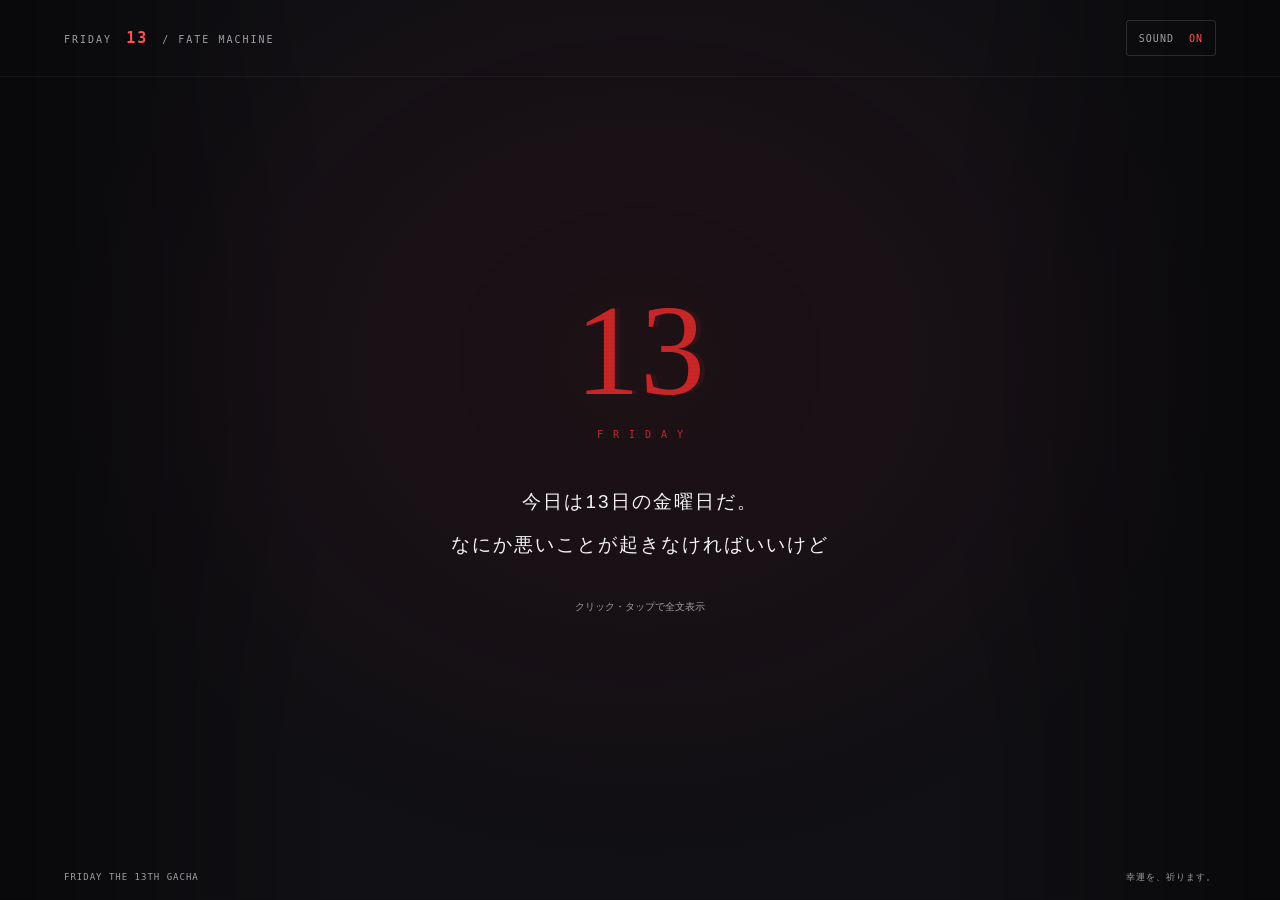
<file: index.html>
<!doctype html>
<html lang="ja">

<head>
  <meta charset="utf-8">
  <meta name="viewport" content="width=device-width, initial-scale=1">
  <meta name="theme-color" content="#111014">
  <meta
    name="description"
    content="今日は13日の金曜日。3つのスロットが決める、あなたの理不尽な運命。750通りのホラーガチャ。"
  >

  <title>13日の金曜日ガチャ</title>

  <link rel="stylesheet" href="./style.css">
  <link rel="stylesheet" href="./icons.css">
  <script src="./script.js" defer></script>
</head>

<body>
  <div class="ambient" aria-hidden="true"></div>

  <!-- ヘッダー -->
  <header class="topbar">
    <span class="brand">
      FRIDAY <b>13</b> / FATE MACHINE
    </span>

    <button
      id="sound"
      class="sound"
      aria-pressed="true"
      aria-label="音声をオフにする"
    >
      SOUND <span>ON</span>
    </button>
  </header>

  <main>

    <!-- 導入画面 -->
    <section id="intro" class="intro" aria-label="導入">
      <div class="date-mark" aria-hidden="true">
        13
        <span>FRIDAY</span>
      </div>

      <p id="intro-text" aria-live="polite"></p>

      <p class="intro-hint">
        クリック・タップで全文表示
      </p>

      <button id="next" class="primary" hidden>
        次へ
        <span aria-hidden="true">→</span>
      </button>
    </section>

    <!-- ガチャ画面 -->
    <section id="game" hidden aria-label="運命のスロット">

      <!-- タイトル -->
      <div class="heading">
        <p class="eyebrow">
          <span class="signal"></span>
          THE UNLUCKIEST DAY OF YOUR LIFE
        </p>

        <h1>
          13日の金曜日<span>ガチャ</span>
        </h1>

        <p class="subtitle">
          悪い予感ほど、よく当たる。
        </p>
      </div>

      <!-- スロットマシン -->
      <div class="machine">

        <div class="machine-top">
          <span>FATE SELECTOR</span>
          <span>
            NO. 013
            <i aria-hidden="true">●</i>
          </span>
        </div>

        <div class="slots" aria-label="抽選スロット">

          <!-- スロット1：誰に -->
          <div class="slot">
            <div class="slot-label">
              <span>01</span>
              誰に
            </div>

            <div class="window">
              <div class="reel">？？？</div>
            </div>

            <div class="slot-light"></div>
          </div>

          <!-- スロット2：何をされて -->
          <div class="slot">
            <div class="slot-label">
              <span>02</span>
              何をされて
            </div>

            <div class="window">
              <div class="reel">？？？</div>
            </div>

            <div class="slot-light"></div>
          </div>

          <!-- スロット3：どうなる -->
          <div class="slot">
            <div class="slot-label">
              <span>03</span>
              どうなる
            </div>

            <div class="window">
              <div class="reel">？？？</div>
            </div>

            <div class="slot-light"></div>
          </div>

        </div>

        <div class="machine-bottom">
          <span>750 POSSIBLE FATES</span>
          <span>運命に、例外はない。</span>
        </div>
      </div>

      <!-- ガチャ操作 -->
      <div class="controls">
        <p id="spin-status" role="status">
          心の準備は、できましたか。
        </p>

        <button id="spin" class="primary">
          運命を決める
          <span aria-hidden="true">↗</span>
        </button>

        <button id="skip" class="secondary" hidden>
          スキップ →
        </button>
      </div>

      <p class="fineprint">
        誰に × 何をされて × どうなる
        <br>
        あなたを待つ、750通りの理不尽。
      </p>

    </section>

    <!-- 結果画面 -->
    <section
      id="result"
      class="result"
      hidden
      aria-label="抽選結果"
    >

      <p class="eyebrow">
        YOUR FATE HAS BEEN SEALED
      </p>

      <p class="result-lead">
        あなたは……
      </p>

      <!-- 結果アイコン -->
      <div
        id="result-icons"
        class="result-icons"
        aria-hidden="true"
      ></div>

      <!-- 結果テキスト -->
      <div
        id="result-text"
        class="result-text"
        role="status"
      >
        <p id="subject"></p>
        <p id="action"></p>
        <p id="outcome"></p>
      </div>

      <p class="result-caption">
        これも、13日の金曜日のせい。
      </p>

      <!-- 結果画面の操作 -->
      <div class="result-controls">

        <button id="share" class="primary">
          Xで結果をシェアする ↗
        </button>

        <div class="share-row">
          <button id="again" class="secondary">
            ↻ もう一度回す
          </button>

          <button id="save" class="secondary">
            ↓ 画像を保存
          </button>
        </div>

      </div>

      <!-- 画像保存の代替UI -->
      <div id="image-fallback" hidden>

        <p>
          画像を長押し、または右クリックで保存できます。
        </p>

        <img
          id="saved-image"
          alt="今回の運命の結果画像"
        >

      </div>

      <!-- 通知メッセージ -->
      <p id="notice" role="status"></p>

    </section>

  </main>

  <!-- フッター -->
  <footer>
    <span>FRIDAY THE 13TH GACHA</span>
    <span>幸運を、祈ります。</span>
  </footer>

  <!-- 演出用要素 -->
  <div id="effect" aria-hidden="true"></div>
  <div id="particles" aria-hidden="true"></div>

</body>
</html>
</file>
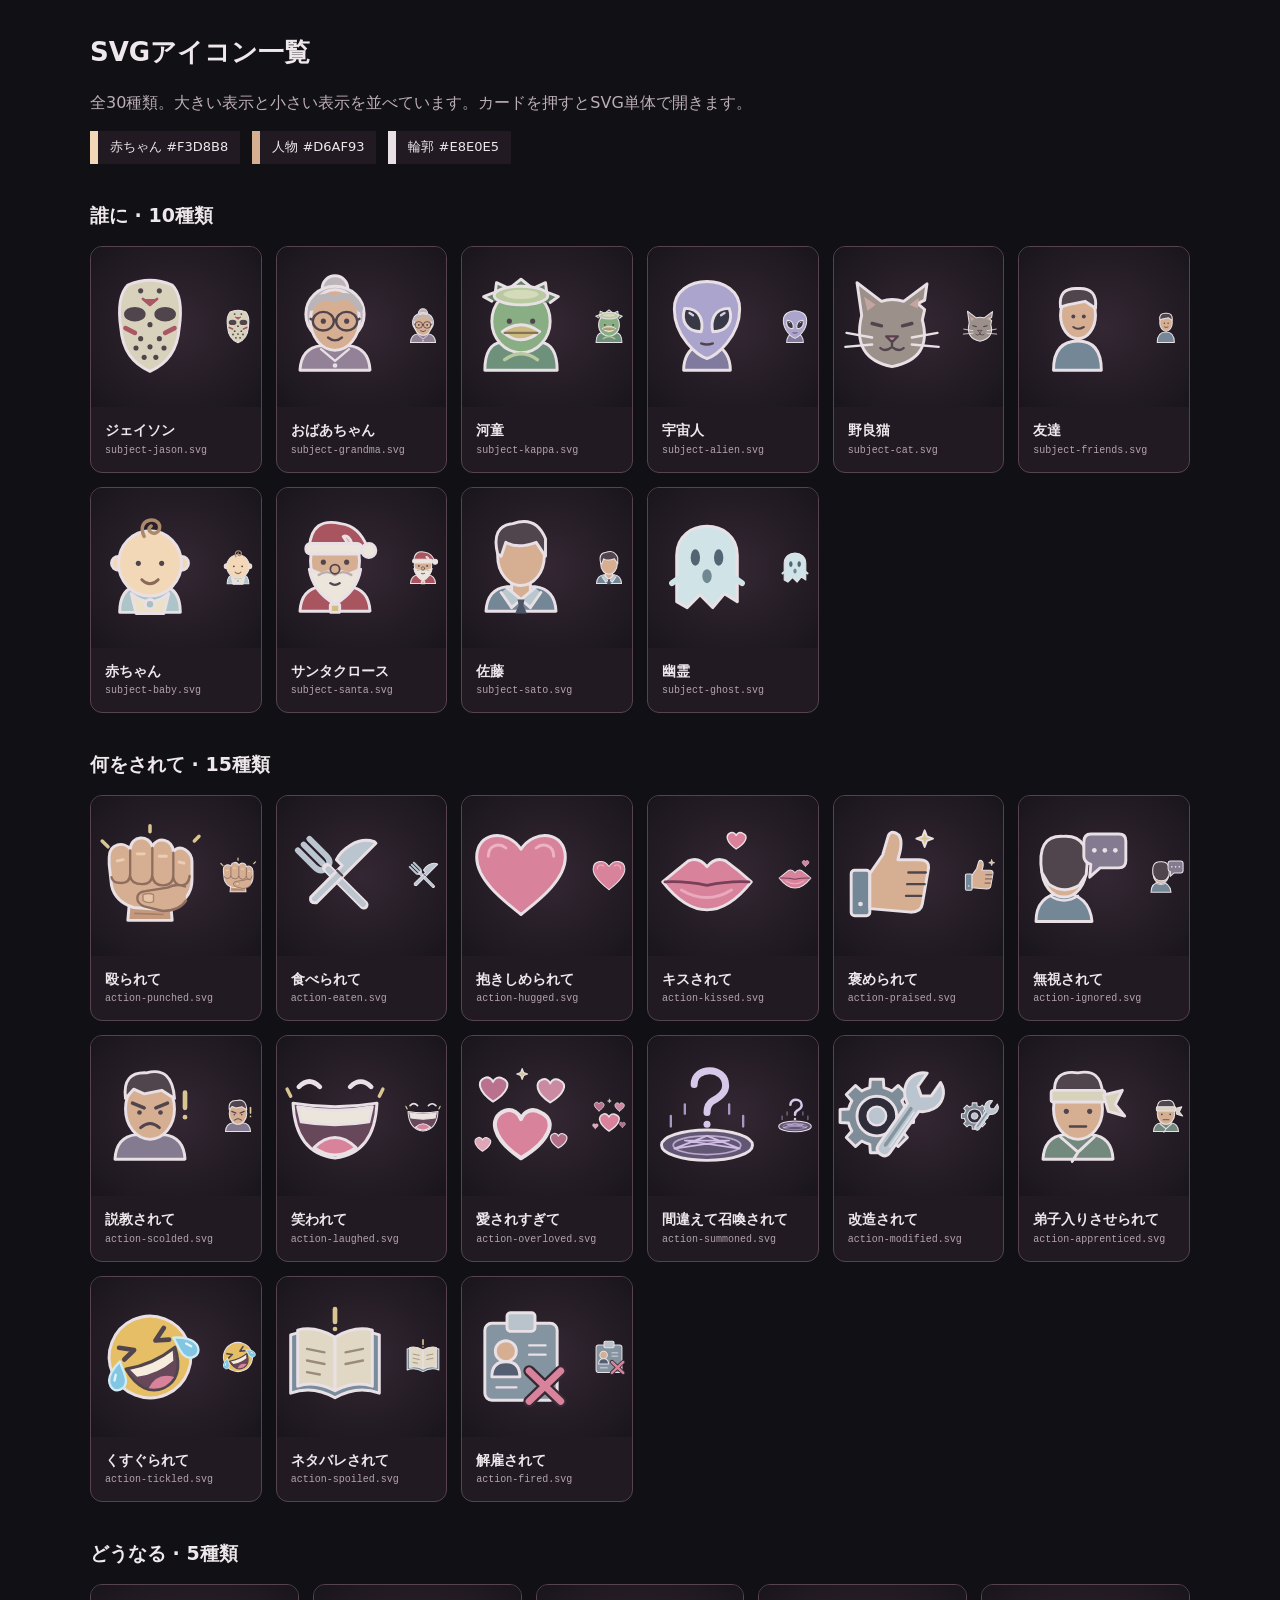
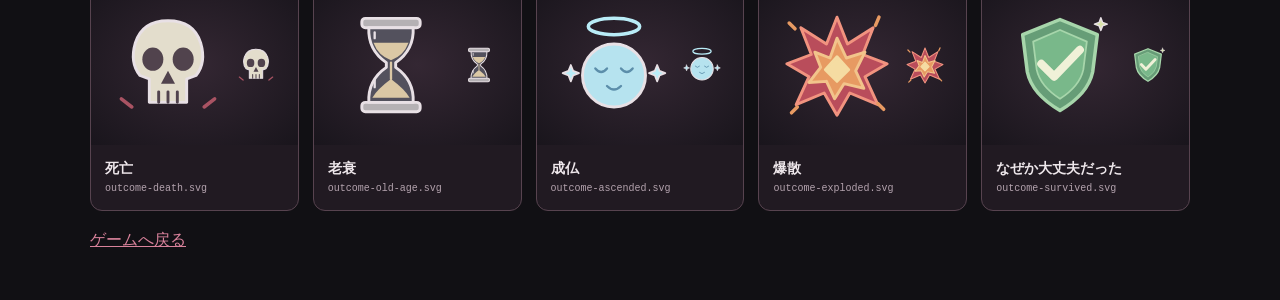
<file: icon/index.html>
<!doctype html><html lang="ja"><head><meta charset="utf-8"><meta name="viewport" content="width=device-width, initial-scale=1"><title>SVGアイコン一覧 | 13日の金曜日ガチャ</title><style>*{box-sizing:border-box}body{margin:0;background:#111014;color:#eee7eb;font-family:system-ui,"Yu Gothic",sans-serif;padding:32px;line-height:1.6}main{max-width:1100px;margin:auto}h1{font-size:26px;margin:0}p{color:#bcaeb7}h2{margin-top:36px;font-size:19px}section{display:grid;grid-template-columns:repeat(auto-fit,minmax(170px,1fr));gap:14px}a{color:inherit;text-decoration:none}.card{display:block;border:1px solid #57434f;border-radius:12px;overflow:hidden;background:#211a22}.art{display:flex;justify-content:center;align-items:center;gap:12px;min-height:160px;background:radial-gradient(ellipse,#342733,#19151c)}.art img{width:112px;height:112px}.art img.small{width:40px;height:40px}figcaption{padding:12px 14px}figure{margin:0}strong{display:block;font-size:14px}small{display:block;color:#b4a3ae;font:10px/1.8 monospace;overflow-wrap:anywhere}.card:hover,.card:focus-visible{outline:2px solid #d9829b;outline-offset:2px}.swatches{display:flex;gap:12px;flex-wrap:wrap;font-size:13px}.swatches span{padding:6px 12px;border-left:8px solid var(--color);background:#211a22}a.back{color:#d9829b;text-decoration:underline}@media(max-width:500px){body{padding:20px 14px}section{grid-template-columns:repeat(2,minmax(0,1fr));gap:9px}.art{min-height:130px;gap:4px}.art img{width:88px;height:88px}.art img.small{width:28px;height:28px}figcaption{padding:10px}}</style></head><body><main><h1>SVGアイコン一覧</h1><p>全30種類。大きい表示と小さい表示を並べています。カードを押すとSVG単体で開きます。</p><div class="swatches"><span style="--color:#F3D8B8">赤ちゃん #F3D8B8</span><span style="--color:#D6AF93">人物 #D6AF93</span><span style="--color:#E8E0E5">輪郭 #E8E0E5</span></div><h2>誰に · 10種類</h2><section><a class="card" href="./subject-jason.svg"><figure><div class="art"><img src="./subject-jason.svg" alt="ジェイソン" width="96" height="96"><img class="small" src="./subject-jason.svg" alt="" width="40" height="40"></div><figcaption><strong>ジェイソン</strong><small>subject-jason.svg</small></figcaption></figure></a><a class="card" href="./subject-grandma.svg"><figure><div class="art"><img src="./subject-grandma.svg" alt="おばあちゃん" width="96" height="96"><img class="small" src="./subject-grandma.svg" alt="" width="40" height="40"></div><figcaption><strong>おばあちゃん</strong><small>subject-grandma.svg</small></figcaption></figure></a><a class="card" href="./subject-kappa.svg"><figure><div class="art"><img src="./subject-kappa.svg" alt="河童" width="96" height="96"><img class="small" src="./subject-kappa.svg" alt="" width="40" height="40"></div><figcaption><strong>河童</strong><small>subject-kappa.svg</small></figcaption></figure></a><a class="card" href="./subject-alien.svg"><figure><div class="art"><img src="./subject-alien.svg" alt="宇宙人" width="96" height="96"><img class="small" src="./subject-alien.svg" alt="" width="40" height="40"></div><figcaption><strong>宇宙人</strong><small>subject-alien.svg</small></figcaption></figure></a><a class="card" href="./subject-cat.svg"><figure><div class="art"><img src="./subject-cat.svg" alt="野良猫" width="96" height="96"><img class="small" src="./subject-cat.svg" alt="" width="40" height="40"></div><figcaption><strong>野良猫</strong><small>subject-cat.svg</small></figcaption></figure></a><a class="card" href="./subject-friends.svg"><figure><div class="art"><img src="./subject-friends.svg" alt="友達" width="96" height="96"><img class="small" src="./subject-friends.svg" alt="" width="40" height="40"></div><figcaption><strong>友達</strong><small>subject-friends.svg</small></figcaption></figure></a><a class="card" href="./subject-baby.svg"><figure><div class="art"><img src="./subject-baby.svg" alt="赤ちゃん" width="96" height="96"><img class="small" src="./subject-baby.svg" alt="" width="40" height="40"></div><figcaption><strong>赤ちゃん</strong><small>subject-baby.svg</small></figcaption></figure></a><a class="card" href="./subject-santa.svg"><figure><div class="art"><img src="./subject-santa.svg" alt="サンタクロース" width="96" height="96"><img class="small" src="./subject-santa.svg" alt="" width="40" height="40"></div><figcaption><strong>サンタクロース</strong><small>subject-santa.svg</small></figcaption></figure></a><a class="card" href="./subject-sato.svg"><figure><div class="art"><img src="./subject-sato.svg" alt="佐藤" width="96" height="96"><img class="small" src="./subject-sato.svg" alt="" width="40" height="40"></div><figcaption><strong>佐藤</strong><small>subject-sato.svg</small></figcaption></figure></a><a class="card" href="./subject-ghost.svg"><figure><div class="art"><img src="./subject-ghost.svg" alt="幽霊" width="96" height="96"><img class="small" src="./subject-ghost.svg" alt="" width="40" height="40"></div><figcaption><strong>幽霊</strong><small>subject-ghost.svg</small></figcaption></figure></a></section><h2>何をされて · 15種類</h2><section><a class="card" href="./action-punched.svg"><figure><div class="art"><img src="./action-punched.svg" alt="殴られて" width="96" height="96"><img class="small" src="./action-punched.svg" alt="" width="40" height="40"></div><figcaption><strong>殴られて</strong><small>action-punched.svg</small></figcaption></figure></a><a class="card" href="./action-eaten.svg"><figure><div class="art"><img src="./action-eaten.svg" alt="食べられて" width="96" height="96"><img class="small" src="./action-eaten.svg" alt="" width="40" height="40"></div><figcaption><strong>食べられて</strong><small>action-eaten.svg</small></figcaption></figure></a><a class="card" href="./action-hugged.svg"><figure><div class="art"><img src="./action-hugged.svg" alt="抱きしめられて" width="96" height="96"><img class="small" src="./action-hugged.svg" alt="" width="40" height="40"></div><figcaption><strong>抱きしめられて</strong><small>action-hugged.svg</small></figcaption></figure></a><a class="card" href="./action-kissed.svg"><figure><div class="art"><img src="./action-kissed.svg" alt="キスされて" width="96" height="96"><img class="small" src="./action-kissed.svg" alt="" width="40" height="40"></div><figcaption><strong>キスされて</strong><small>action-kissed.svg</small></figcaption></figure></a><a class="card" href="./action-praised.svg"><figure><div class="art"><img src="./action-praised.svg" alt="褒められて" width="96" height="96"><img class="small" src="./action-praised.svg" alt="" width="40" height="40"></div><figcaption><strong>褒められて</strong><small>action-praised.svg</small></figcaption></figure></a><a class="card" href="./action-ignored.svg"><figure><div class="art"><img src="./action-ignored.svg" alt="無視されて" width="96" height="96"><img class="small" src="./action-ignored.svg" alt="" width="40" height="40"></div><figcaption><strong>無視されて</strong><small>action-ignored.svg</small></figcaption></figure></a><a class="card" href="./action-scolded.svg"><figure><div class="art"><img src="./action-scolded.svg" alt="説教されて" width="96" height="96"><img class="small" src="./action-scolded.svg" alt="" width="40" height="40"></div><figcaption><strong>説教されて</strong><small>action-scolded.svg</small></figcaption></figure></a><a class="card" href="./action-laughed.svg"><figure><div class="art"><img src="./action-laughed.svg" alt="笑われて" width="96" height="96"><img class="small" src="./action-laughed.svg" alt="" width="40" height="40"></div><figcaption><strong>笑われて</strong><small>action-laughed.svg</small></figcaption></figure></a><a class="card" href="./action-overloved.svg"><figure><div class="art"><img src="./action-overloved.svg" alt="愛されすぎて" width="96" height="96"><img class="small" src="./action-overloved.svg" alt="" width="40" height="40"></div><figcaption><strong>愛されすぎて</strong><small>action-overloved.svg</small></figcaption></figure></a><a class="card" href="./action-summoned.svg"><figure><div class="art"><img src="./action-summoned.svg" alt="間違えて召喚されて" width="96" height="96"><img class="small" src="./action-summoned.svg" alt="" width="40" height="40"></div><figcaption><strong>間違えて召喚されて</strong><small>action-summoned.svg</small></figcaption></figure></a><a class="card" href="./action-modified.svg"><figure><div class="art"><img src="./action-modified.svg" alt="改造されて" width="96" height="96"><img class="small" src="./action-modified.svg" alt="" width="40" height="40"></div><figcaption><strong>改造されて</strong><small>action-modified.svg</small></figcaption></figure></a><a class="card" href="./action-apprenticed.svg"><figure><div class="art"><img src="./action-apprenticed.svg" alt="弟子入りさせられて" width="96" height="96"><img class="small" src="./action-apprenticed.svg" alt="" width="40" height="40"></div><figcaption><strong>弟子入りさせられて</strong><small>action-apprenticed.svg</small></figcaption></figure></a><a class="card" href="./action-tickled.svg"><figure><div class="art"><img src="./action-tickled.svg" alt="くすぐられて" width="96" height="96"><img class="small" src="./action-tickled.svg" alt="" width="40" height="40"></div><figcaption><strong>くすぐられて</strong><small>action-tickled.svg</small></figcaption></figure></a><a class="card" href="./action-spoiled.svg"><figure><div class="art"><img src="./action-spoiled.svg" alt="ネタバレされて" width="96" height="96"><img class="small" src="./action-spoiled.svg" alt="" width="40" height="40"></div><figcaption><strong>ネタバレされて</strong><small>action-spoiled.svg</small></figcaption></figure></a><a class="card" href="./action-fired.svg"><figure><div class="art"><img src="./action-fired.svg" alt="解雇されて" width="96" height="96"><img class="small" src="./action-fired.svg" alt="" width="40" height="40"></div><figcaption><strong>解雇されて</strong><small>action-fired.svg</small></figcaption></figure></a></section><h2>どうなる · 5種類</h2><section><a class="card" href="./outcome-death.svg"><figure><div class="art"><img src="./outcome-death.svg" alt="死亡" width="96" height="96"><img class="small" src="./outcome-death.svg" alt="" width="40" height="40"></div><figcaption><strong>死亡</strong><small>outcome-death.svg</small></figcaption></figure></a><a class="card" href="./outcome-old-age.svg"><figure><div class="art"><img src="./outcome-old-age.svg" alt="老衰" width="96" height="96"><img class="small" src="./outcome-old-age.svg" alt="" width="40" height="40"></div><figcaption><strong>老衰</strong><small>outcome-old-age.svg</small></figcaption></figure></a><a class="card" href="./outcome-ascended.svg"><figure><div class="art"><img src="./outcome-ascended.svg" alt="成仏" width="96" height="96"><img class="small" src="./outcome-ascended.svg" alt="" width="40" height="40"></div><figcaption><strong>成仏</strong><small>outcome-ascended.svg</small></figcaption></figure></a><a class="card" href="./outcome-exploded.svg"><figure><div class="art"><img src="./outcome-exploded.svg" alt="爆散" width="96" height="96"><img class="small" src="./outcome-exploded.svg" alt="" width="40" height="40"></div><figcaption><strong>爆散</strong><small>outcome-exploded.svg</small></figcaption></figure></a><a class="card" href="./outcome-survived.svg"><figure><div class="art"><img src="./outcome-survived.svg" alt="なぜか大丈夫だった" width="96" height="96"><img class="small" src="./outcome-survived.svg" alt="" width="40" height="40"></div><figcaption><strong>なぜか大丈夫だった</strong><small>outcome-survived.svg</small></figcaption></figure></a></section><p><a class="back" href="../index.html">ゲームへ戻る</a></p></main></body></html>
</file>
<file: style.css>
@charset "UTF-8";
:root{color-scheme:dark;--bg:#111014;--panel:#241c24;--red:#c62828;--bright:#ff5252;--text:#f5f5f5;--muted:#a0a0a0}
*{box-sizing:border-box} [hidden]{display:none!important} body{margin:0;background:var(--bg);color:var(--text);font-family:"Noto Sans JP","Yu Gothic",Meiryo,sans-serif;min-height:100svh;display:flex;flex-direction:column;overflow-x:hidden}body:before{content:"";position:fixed;inset:0;pointer-events:none;z-index:5;background:repeating-linear-gradient(transparent 0 3px,#00000012 3px 4px);opacity:.4}.ambient{position:fixed;inset:0;z-index:-1;background:radial-gradient(ellipse at 50% 40%,#581a232f,transparent 65%),linear-gradient(90deg,#0007,transparent 25% 75%,#0007)}button{font:inherit;color:inherit;cursor:pointer;touch-action:manipulation;min-height:48px;border-radius:3px}button:focus-visible,textarea:focus-visible{outline:3px solid #81d4fa;outline-offset:5px}button:disabled{cursor:wait;opacity:.6}.topbar,footer{display:flex;align-items:center;justify-content:space-between;padding:20px 5vw;gap:12px;font:10px/1.5 monospace;letter-spacing:2px;color:var(--muted)}.topbar{border-bottom:1px solid #ffffff0c}.brand b{color:var(--bright);font-size:15px;margin:0 6px}.sound{border:1px solid #ffffff24;background:transparent;padding:0 12px;font:10px monospace;letter-spacing:1px;min-height:36px}.sound span{color:var(--bright);margin-left:8px}main{width:min(720px,calc(100% - 32px));margin:auto; padding:34px 0;position:relative}footer{font-size:9px;letter-spacing:1px;padding-top:16px;padding-bottom:16px}.heading{text-align:center;margin-bottom:30px}.eyebrow{font:10px/1.6 monospace;letter-spacing:3px;color:var(--bright)}.signal{display:inline-block;width:5px;height:5px;background:var(--bright);margin:0 8px 2px 0;box-shadow:0 0 12px var(--red)}h1{font-size:clamp(29px,6vw,49px);font-weight:900;letter-spacing:-2px;margin:16px 0 10px}h1 span{color:var(--bright);margin-left:10px}.subtitle{font-size:12px;letter-spacing:4px;color:#b9aeb6}.machine{position:relative;padding:20px 24px 16px;background:linear-gradient(145deg,#2e242c,#1c171e);border:1px solid #59404a;border-radius:9px;box-shadow:0 18px 60px #0008,inset 0 1px #ffffff16}.machine:before,.machine:after{content:"+";position:absolute;top:5px;font:12px monospace;color:#80616c}.machine:before{left:8px}.machine:after{right:8px}.machine-top,.machine-bottom{display:flex;justify-content:space-between;gap:12px;font:9px monospace;letter-spacing:2px;color:#ae929e}.machine-top{padding-bottom:20px}.machine-top i{color:var(--bright);font-style:normal;margin-left:9px}.machine-bottom{padding-top:18px;font-size:8px;letter-spacing:1px}.slots{display:grid;grid-template-columns:repeat(3,minmax(0,1fr));gap:12px}.slot-label{font-size:11px;color:#dbccd4;display:flex;gap:10px;align-items:center;margin-bottom:9px}.slot-label span{font:9px monospace;color:#a98391}.window{height:160px;background:linear-gradient(#08070b,#19131a 50%,#08070b);border:1px solid #6b414c;border-radius:3px;overflow:hidden;display:flex;align-items:center;justify-content:center;box-shadow:inset 0 12px 24px #0009;position:relative}.window:after{content:"";position:absolute;inset:0;pointer-events:none;background:linear-gradient(#0006,transparent 30% 70%,#0006)}.reel{text-align:center;font-size:clamp(15px,3.2vw,24px);font-weight:800;line-height:1.55;overflow-wrap:anywhere;width:100%;padding:8px;position:relative}.slot-light{width:24px;height:3px;background:#50303b;margin:12px auto 0;border-radius:4px}.slot.stopped .slot-light{background:var(--bright);box-shadow:0 0 12px #ff525280}.slot.stopped .window{animation:stop-flash .35s}.slot.stopped .reel{animation:bounce .3s}.slot.spinning .reel{animation:roll var(--speed,90ms) linear infinite;filter:blur(.6px)}.controls{text-align:center;margin-top:25px}.controls p{font-size:12px;color:#c1abb5;min-height:20px;letter-spacing:2px}.primary{width:min(100%,340px);background:linear-gradient(#ce3035,#a41d25);border:1px solid #ee595959;box-shadow:0 6px 25px #9c102329,inset 0 1px #ffffff24;padding:17px 24px;font-size:15px;font-weight:700;letter-spacing:3px;display:inline-flex;justify-content:space-between;align-items:center;gap:16px}.primary:hover{background:#df353d}.secondary{background:#ffffff04;border:1px solid #ffffff26;padding:12px 18px;font-size:12px;letter-spacing:1px}.secondary:hover{background:#ffffff0e}.fineprint{text-align:center;font-size:10px;line-height:1.9;letter-spacing:1px;color:var(--muted);margin:23px 0 0}.intro{text-align:center;padding:20px 0}.date-mark{font:130px/.9 Georgia,serif;color:#c62828;text-shadow:5px 0 #6e182940}.date-mark span{display:block;font:10px monospace;letter-spacing:10px;margin-top:20px;padding-left:10px}#intro-text{font-size:clamp(14px,3.4vw,19px);line-height:2.3;letter-spacing:2px;white-space:pre-line;min-height:110px;margin:40px 0 8px}.intro-hint{font-size:10px;color:#a0a0a0;margin-bottom:26px}.result{text-align:center;padding:15px 0}.result-lead{font-size:16px;letter-spacing:4px;margin:30px 0 20px}.result-text p{margin:8px 0;font-size:clamp(24px,5vw,36px);font-weight:700;overflow-wrap:anywhere}.result-text #outcome{font-size:clamp(35px,7.8vw,64px);font-weight:900;line-height:1.35;color:var(--bright);margin-top:15px}.result-caption{font-size:11px;color:var(--muted);letter-spacing:2px;margin:30px 0}.result-controls{max-width:340px;margin:auto}.share-row{display:flex;gap:10px;margin-top:12px}.share-row button{flex:1}.result[data-outcome="成仏"] #outcome{color:#81d4fa;text-shadow:0 0 35px #81d4fa50}.result[data-outcome="なぜか大丈夫だった"] #outcome{color:#66bb6a;font-size:clamp(27px,6vw,46px)}.aged main{filter:grayscale(1)}.aged #outcome{animation:fade-in 1s}.result[data-outcome="老衰"] #outcome{color:#d8d8d8}#effect,#particles{position:fixed;inset:0;pointer-events:none;z-index:10}#effect.death{background:#000;animation:veil .7s both}#effect.ascend{background:#a9e9ff;animation:flash .6s both}#effect.blast{background:#b31c28;animation:flash .35s both}#effect.alive{background:#66bb6a;animation:flash .45s both}body.shake main{animation:shake .4s}.particle{position:absolute;left:50%;top:50%;width:5px;height:5px;background:var(--particle-color);border-radius:50%;animation:particle .9s ease-out forwards;box-shadow:0 0 10px currentColor}#fallback,#image-fallback{margin:20px auto;max-width:420px;font-size:12px}textarea{display:block;width:100%;margin:12px 0;padding:12px;background:#211a22;color:white;border:1px solid #60434f}#saved-image{width:100%;height:auto}#notice{font-size:12px;color:#d3bec8}
@keyframes roll{from{transform:translateY(-70%);opacity:.4}to{transform:translateY(70%);opacity:.8}}@keyframes bounce{0%{transform:translateY(-15px)}60%{transform:translateY(5px)}100%{transform:translateY(0)}}@keyframes stop-flash{0%{box-shadow:inset 0 0 45px #ff525280}100%{box-shadow:inset 0 12px 24px #0009}}@keyframes veil{0%,15%{opacity:1}100%{opacity:0}}@keyframes flash{0%{opacity:.3}100%{opacity:0}}@keyframes fade-in{from{opacity:0}to{opacity:1}}@keyframes shake{0%,100%{transform:translate(0)}20%{transform:translate(-8px,4px)}40%{transform:translate(7px,-5px)}60%{transform:translate(-6px,-2px)}80%{transform:translate(5px,3px)}}@keyframes particle{to{transform:translate(var(--x),var(--y));opacity:0}}
@media(max-width:480px){.topbar{padding:12px 16px}.brand{font-size:8px;letter-spacing:1px}main{padding:24px 0}.heading{margin-bottom:24px}.eyebrow{font-size:8px;letter-spacing:1.5px}.machine{padding:20px 12px 14px}.slots{gap:7px}.slot-label{font-size:10px;gap:5px}.window{height:140px}.machine-bottom{font-size:7px;letter-spacing:.4px}.subtitle{letter-spacing:2px}footer{padding:14px 16px;font-size:8px}.result-lead{margin-top:20px}.date-mark{font-size:110px}}
@media(prefers-reduced-motion:reduce){*,*:before,*:after{animation:none!important;transition:none!important}.slot.spinning .reel{filter:none}#effect,#particles{display:none}}

/* Result sharing: primary CTA first, with a clear non-native fallback. */
.result-controls{max-width:420px}
.result-controls .share-primary{width:100%;max-width:none;justify-content:center;gap:18px;font-size:16px;box-shadow:0 8px 32px #c6282840,inset 0 1px #ffffff30}
.result-controls .share-primary:hover{box-shadow:0 9px 38px #c6282860}
.result-controls .share-row{margin-top:12px}
.result-controls .share-row .secondary{min-width:0;flex:1;padding:12px 8px}

.share-options p{font-size:12px;line-height:1.8;color:#d3bec8;margin:0 0 14px}

.share-option-buttons button{flex:1;min-width:145px}
@media(max-width:480px){.result-controls .share-primary{font-size:15px}}
</file>
<file: icons.css>
/* SVG artwork lives in icon/*.svg; CSS controls only sizing and motion. */
.fate-icon { display:inline-block; width:64px; height:64px; flex:none; object-fit:contain; vertical-align:middle; }
.reel { display:flex; flex-direction:column; align-items:center; justify-content:center; gap:10px; }
.reel-label { display:flex; align-items:center; justify-content:center; min-height:3.1em; line-height:1.5; width:100%; font-size:clamp(13px,2.8vw,20px); }
.window { height:190px; }
.result-icons { display:flex; justify-content:center; gap:28px; margin:16px 0 20px; }
.result-icons .fate-icon { width:76px; height:76px; filter:drop-shadow(0 0 12px #ffffff12); }
.slot.stopped .fate-icon { animation:icon-stop .4s ease-out; }
@keyframes icon-stop { 0% { filter:drop-shadow(0 0 10px #ff5252); opacity:.5; } 100% { filter:none; opacity:1; } }
.result-icons .icon-death { animation:icon-death .65s both; }
.result-icons .icon-old-age { animation:fade-in 1s both; }
.result-icons .icon-ascended { animation:icon-rise .8s both; }
.result-icons .icon-exploded { animation:bounce .4s both; }
.result-icons .icon-survived { animation:bounce .5s both; }
@keyframes icon-death { 0%,25% { opacity:0; } 100% { opacity:1; } }
@keyframes icon-rise { from { transform:translateY(12px); opacity:0; } to { transform:translateY(0); opacity:1; } }
@media(max-width:480px) {
  .window { height:180px; }
  .reel { padding:5px; gap:7px; }
  .result-icons { gap:20px; }
  .result-icons .fate-icon { width:64px; height:64px; }
  .reel-label { font-size:13px; min-height:4.5em; }
  .reel .fate-icon { width:56px; height:56px; }
}
@media(prefers-reduced-motion:reduce) {
  .slot.stopped .fate-icon,.result-icons .fate-icon { animation:none!important; }
}
</file>
